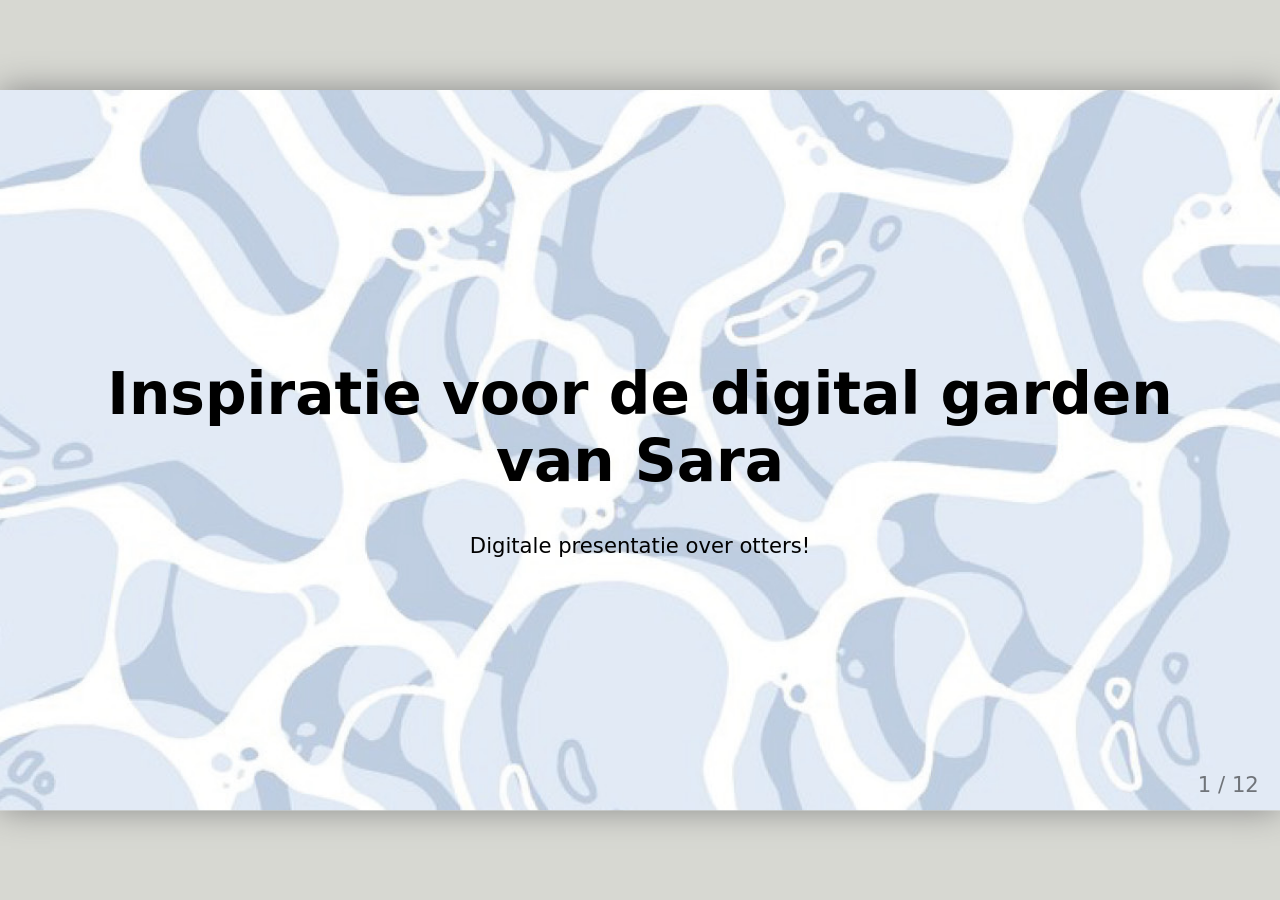
<file: otters.html>
<!doctype html>
<html lang="nl">
  <head>
    <meta charset="utf-8" />
    <title>Inspiratie voor mijn digital garden</title>
    <style>
      /* Zet de stylesheet naar je hand... of laat het lekker minimalistisch */
      body {
        font-family: system-ui, sans-serif;
      }
      .remark-code,
      .remark-inline-code {
        font-family: monospace;
      }
    </style>
  </head>
  <body>
    <textarea id="source">
background-image: url(./waterachtergrond.jpg)
class: center, middle
<!--
In deze textarea kan je in Markdown de slides aanpassen,
zie https://github.com/gnab/remark/wiki voor alle mogelijkheden!
-->

# Inspiratie voor de digital garden van Sara

Digitale presentatie over otters!

---
background-image: url(./waterachtergrond2.jpg)

# Agenda


1. Onderwerp
2. 10 links
3. Beelden van otters
4. Over otters
5. Kenmerken
6. Leefwijze
7. Leefomgeving
8. Soorten otters
9. Gedrag en gewoontes
10. Leuke weetjes over otters!

---
background-image: url(./waterachtergrond2.jpg)

# Mijn onderwerp

De keuze naar otters voor mijn onderwerp komt voor mij vanuit dat het mijn favoriete dier is. Mijn interesse voor otters komt door het speelse gedrag van otters en hun schattige gewoontes. Hierdoor ben ik mij meer gaan verdiepen in vooral het gedrag van de otters en hun levensstijl.

---
background-image: url(./waterachtergrond2.jpg)

# 10 links

- https://nl.wikipedia.org/wiki/Otters
- https://www.dier.nu/dierenweetjes-artikel/6-weetjes-over-de-otter/
- https://dierenparkamersfoort.nl/dier/otter/
- https://landschapoverijssel.nl/otter
- https://www.wwf.nl/dieren/otter
- https://www.itfryskegea.nl/nieuws-publicaties/otterweetjes/
- https://www.natuurmonumenten.nl/dieren/otter
- https://www.zodion.nl/zoogdiersoorten/otter
- https://www.natuurpunt.be/soorten/zoogdieren/otter
- https://www.kidsweek.nl/nieuws/otter-weetjes~24c196d

---
background-image: url(./Otters-collage.jpg)

---
background-image: url(./waterachtergrond2.jpg)

# Over otters

Otters zijn bijzondere zoogdieren die voornamelijk in en rondom het water leven. Er bestaan verschillende soorten otters over de hele wereld en kunnen behoorlijk van elkaar verschillen in grootte, uiterlijk en  de omgeving waarin ze leven. Hun gedrag is niet zo simpel als het lijkt. Achter veel van hun gewoontes zit een reden die voor ons juist grappig of schattig lijken, maar voor hun een belangrijke manier is voor bijvoorbeeld communicatie, bescherming of het leren van vaardigheden.

---
background-image: url(./waterachtergrond2.jpg)

# Kenmerken

Otters hebben een langgerekt, slank lichaam met korte poten. Tussen de tenen van hun poten zitten zwemvliezen waarmee ze snel en gemakkelijk door het water heen kunnen zwemmen. Ook hebben de dieren gevoelige tastbare ronde de snuit en op de ellebogen. De meeste soorten hebben klauwen aan hun poten, hiermee zoeken zij vooral naar prooidieren.

Otters kunnen een lichaam hebben van 60 - 90 cm lang. Daarbij kan hun staart de lengte hebben van 35 - 47 cm. Hiernaast kan je ze ook herkennen aan hun glanzende vacht, die grotendeels donkerbruin is waarvan de onderzijde licht gekleurd.
Ze hebben een brede, platte kop met grote en sterk ontwikkelde snorharen waarmee ze bewegingen van waterdieren kunnen traceren.

De buitenste vacht laag van de otter is waterdicht en de binnenste laag houdt lucht vast, zodat de huid niet nat wordt. Dit functioneert als een soort waterdicht pak. Hun staart werkt als een roer in het water, waarmee ze super snel van richting kunnen veranderen onder water. De snelheid van zwemmende otters in het water is tot 12 kilometer per uur, op land kunnen ze rennen tot wel 25 kilometer per uur ondanks hun korte poten.

---
background-image: url(./waterachtergrond2.jpg)

# Leefwijze

Over het algemeen zijn otters vooral viseters met voornamelijk langzamere vissoorten zoals paling. Naast vis eten ze ook kikkers, kreeftachtigen en soms ook vogels en kleine zoogdieren. Otters hebben grote hoeveelheden voedsel nodig, omdat jagen en voortbewegen in het water hun veel energie kost.

Sommige otter soorten leven in groepen, maar de meeste otters leven graag alleen. Het zijn speelse dieren, die graag van modderoevers glijden, over elkaar heen springen en achter elkaar aan rennen of zwemmen. Zelfs de otters die het meest alleen leven spelen graag met soortgenoten. 

---
background-image: url(./waterachtergrond2.jpg)

# Leefomgeving

Otters komen voor op bijna elk continent, behalve in Australië en Antarctica. Ze leven in waterrijke gebieden met helder water, veel vis en dichte oeverbegroeiing om te schuilen. Watergebieden kunnen zijn rivieren, beken, meren, plassen, kanalen en moerassen. Ze kiezen juist voor beschutte plekken waar weinig menselijke verstoring is om te rusten.

De meeste otters leven het liefst in en rond zoet water. Echter is er 1 soort die juist de voorkeur heeft naar het zoute water, de zeeotter.

Overdag slapen otters in een hol onder boomwortels of in rietbedden. Ze verblijven in dichte bosjes of hoog riet vlakbij de waterkant. De leefomgeving is belangrijk voor de otter om genoeg te kunnen jagen voor vis. De aanwezigheid van een otter laat zien dat het water schoon en gezond is, dit zodat ze hier goed kunnen jagen en genoeg begroeiing hebben om te kunnen schuilen. 

---
background-image: url(./waterachtergrond2.jpg)

# Soorten otters

In totaal zijn er wereldwijd 13 soorten otters. De bekendste otter hiervan is de Europese otter, oftewel de visotter. Deze soort komt ook in Nederland voor. Andere soorten zijn bijvoorbeeld de zeeotter, reuze-otter en de dwergotter, die de kleinste otter soort is die er bestaat.

---
background-image: url(./waterachtergrond2.jpg)

# Gedrag en gewoontes

Otters zijn erg speels, ze glijden door modder, springen over elkaar heen en gaan elkaar achterna wat voor hun allemaal een spel is. Echter wanneer hun territorium in gevaar dreigt te komen, kunnen ze serieus vechten en blazen als een kat om indruk te maken.

---
background-image: url(./waterachtergrond2.jpg)

# Leuke weetjes over otters!

1. Zeeotters slapen samen met hun medesoort op hun rug in het water. Om niet weg te drijven houden ze elkaars voorpootje vast om dichtbij elkaar te drijven.

2. In Nederland zijn de Europese otters in het wild te vinden. Ze waren een tijdje verdwenen maar sinds 2002 worden ze weer in het wild teruggezet. Nu zwemmen ze weer rond in provincies als Overijssel, Friesland, Gelderland en Brabant.

3. Otters zijn gek op stenen. Zeeotters gebruiken stenen als gereedschap. Ze slaan er bijvoorbeeld schelpen mee open om eten uit te halen. Andere otters gebruiken stenen vooral om mee te spelen, en sommige otters kunnen zelfs jongleren.

4. Sommige otter soorten hebben een soort geheime zak onder hun oksel waarin ze hun eten en favoriete stenen verstoppen. Zo kunnen ze altijd hun snacks meenemen.

<!-- Laat onderstaande staan anders breekt je presentatie -->
    </textarea>
    <script src="./remark-latest.min.js"></script>
    <script>
      var slideshow = remark.create({
        ratio: "16:9",
      });
    </script>
  </body>
</html>
</file>
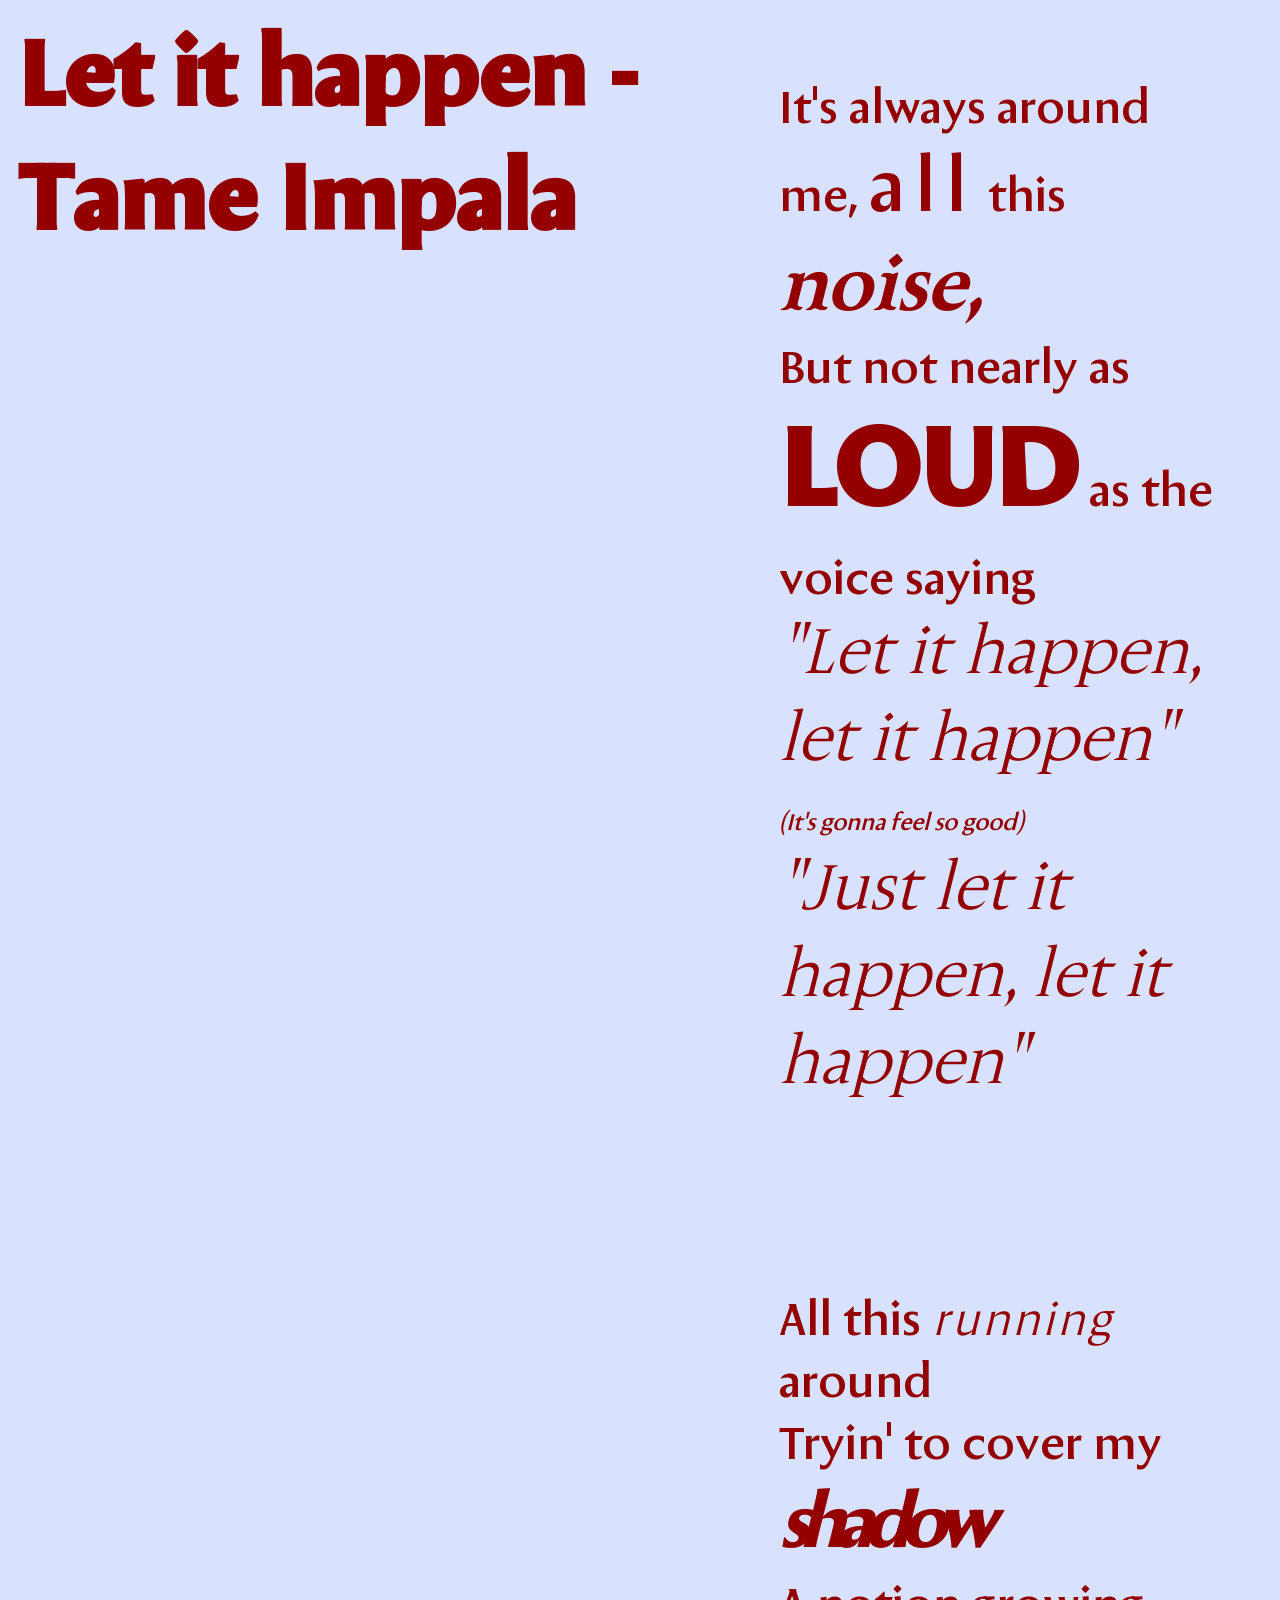
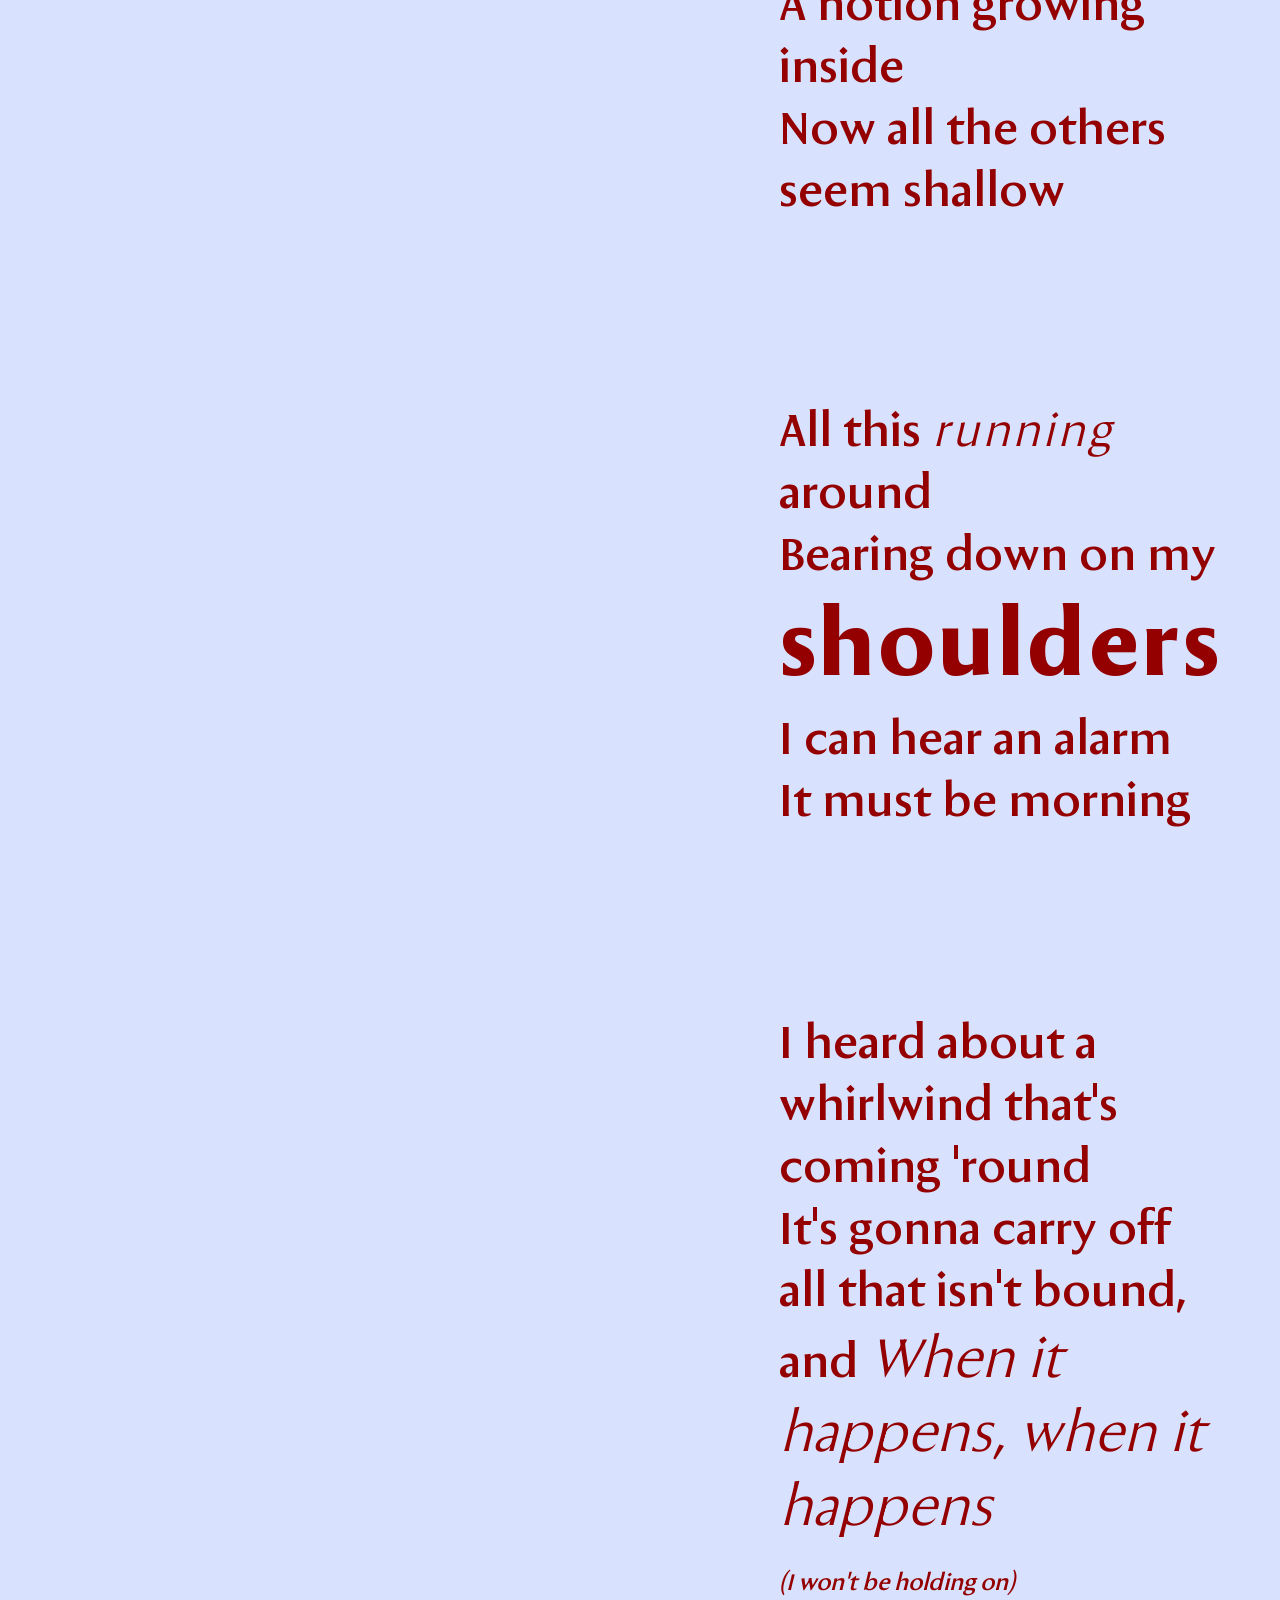
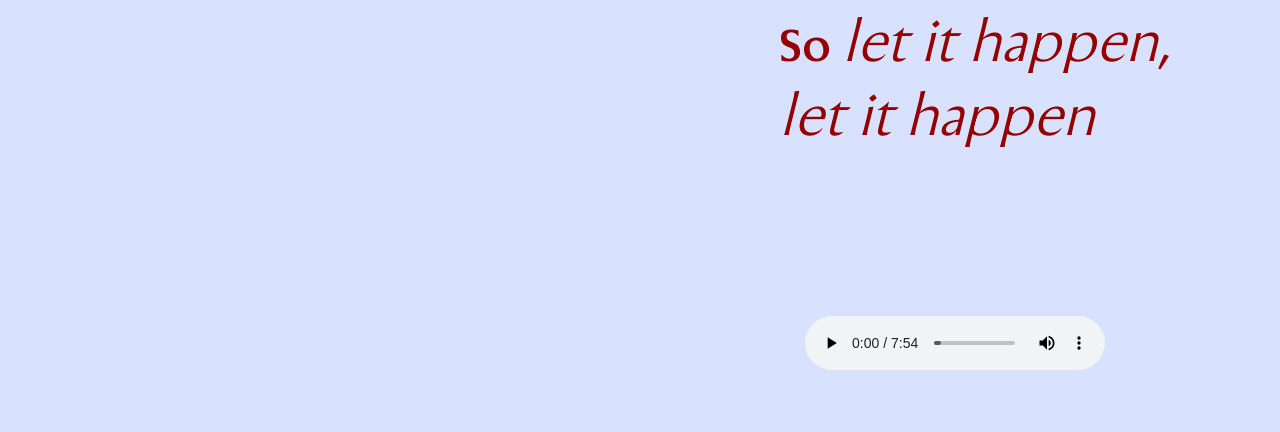
<file: songtekst/songtekst.html>
<!doctype html>
<html lang="en">
  <head>
    <meta charset="UTF-8" />
    <meta name="viewport" content="width=device-width, initial-scale=1.0" />
    <meta http-equiv="X-UA-Compatible" content="ie=edge" />
    <title>Let it happen</title>
    <link rel="stylesheet" href="style.css" />
    <meta name="copyright" content="Design by …" />
    <meta name="description" content="…" />
    <meta name="keywords" content="…" />
  </head>
  <body>
    <header>Let it happen - Tame Impala</header>
    <main>
      <h1>
        <p>
          It's always around me, <span id="all">all</span> this
          <span id="noise">noise,</span> <br />
          But not nearly as <span id="loud">LOUD</span> as the voice saying
          <br /><span id="happen">"Let it happen, let it happen"</span><br />
          <span id="haakjes">(It's gonna feel so good)</span> <br />
          <span id="happen">"Just let it happen, let it happen"</span>
        </p>
      </h1>
      <h2>
        <p>
          All this <span id="running">running</span> around <br />
          Tryin' to cover my <span id="shadow">shadow</span> <br />
          A notion growing inside <br />
          Now all the others seem shallow
        </p>
      </h2>
      <h3>
        <p>
          All this <span id="running">running</span> around <br />
          Bearing <span id="down">down</span> on my <br />
          <span id="shoulders">shoulders</span> <br />
          I can hear an alarm <br />
          It must be morning
        </p>
      </h3>
      <h4>
        <p>
          I heard about a whirlwind that's coming 'round <br />
          It's gonna carry off all that isn't bound, <br />
          and <span id="when">When it happens, when it happens</span><br />
          <span id="haakjes"> (I won't be holding on)</span> <br />
          So <span id="when">let it happen, let it happen</span>
        </p>
      </h4>
      <h5>
        <audio controls>
          <source src="Tame Impala - Let It Happen (Official Audio).mp3" />
        </audio>
      </h5>
    </main>
  </body>
</html>
</file>
<file: songtekst/style.css>
/* MARK: fonts */
@font-face {
  font-family: "Seraphs";
  src: url("font/SeraphsVF.woff2") format("woff2"); /* Modern Browsers */
}
/* MARK: items */

html {
  color-scheme: light dark;

  --color-dark: #940000;
  --color-light: #d8e2ff;

  --color-background: light-dark(var(--color-light), var(--color-dark));
  --color-text: light-dark(var(--color-dark), var(--color-light));
}

body {
  font-family: "Seraphs";
  display: grid;
  grid-template-columns: auto 1fr;
  background-color: var(--color-background);
  color: var(--color-text);
}

header {
  font-size: 100px;
  font-weight: 600;
  padding: 10px;
  writing-mode: sideways-rl;
  top: 5.5555vi;
}

main {
  font-weight: 150;
  display: grid;
  gap: 40px;
  padding-left: 60px;
  padding-right: 50px;
}

@keyframes --fade-animation {
  0% {
    opacity: 0;
  }
  100% {
    opacity: 1;
  }
}

p {
  font-size: 50px;

  animation-name: --fade-animation;
  animation-timeline: view();
}

h1 {
  font-weight: 150;
}

h2 {
  font-weight: 150;
}

h3 {
  font-weight: 150;
}

h4 {
  font-weight: 150;
}

h5 {
  padding: 2em;
}

#all {
  font-size: 80px;
  letter-spacing: 10px;
}

#noise {
  font-size: 80px;
  font-weight: 170;
  font-style: italic;
  font-variation-settings: "SRFS" 50;
}

@keyframes --loud-animation {
  0% {
    scale: 0;
  }
  100% {
    scale: 1;
  }
}

#loud {
  font-size: 120px;
  font-weight: 600;

  display: inline-block;
  animation-name: --loud-animation;
  animation-duration: 2s;
  animation-iteration-count: infinite;
}

#happen {
  display: inline-block;
  font-style: italic;
  font-size: 70px;
  font-variation-settings:
    "wght" 100,
    "SRFS" 30;
}

#haakjes {
  font-size: 25px;
  font-style: italic;
}

#running {
  font-style: italic;
  letter-spacing: 3px;
  font-weight: 100;
}

@keyframes --shadow-animation {
  0% {
    transform: translateX(1em);
  }
  100% {
    transform: translateX(0em);
  }
}

#shadow {
  font-style: italic;
  font-size: 80px;
  letter-spacing: -10px;
  font-weight: 250;

  display: inline-block;
  animation-name: --shadow-animation;
  animation-duration: 3s;
  animation-iteration-count: infinite;
}

@keyframes --down-animation {
  0% {
    transform: translateY(0);
  }
  100% {
    transform: translateY(30px);
  }
}

#down {
  display: inline-block;
  animation-name: --down-animation;
  animation-duration: 2s;
  animation-iteration-count: infinite;
}

#shoulders {
  font-size: 98px;
  letter-spacing: 3.5px;
  font-weight: 300;
}

#when {
  font-size: 60px;
  font-style: italic;
  font-weight: 100;
}
</file>
